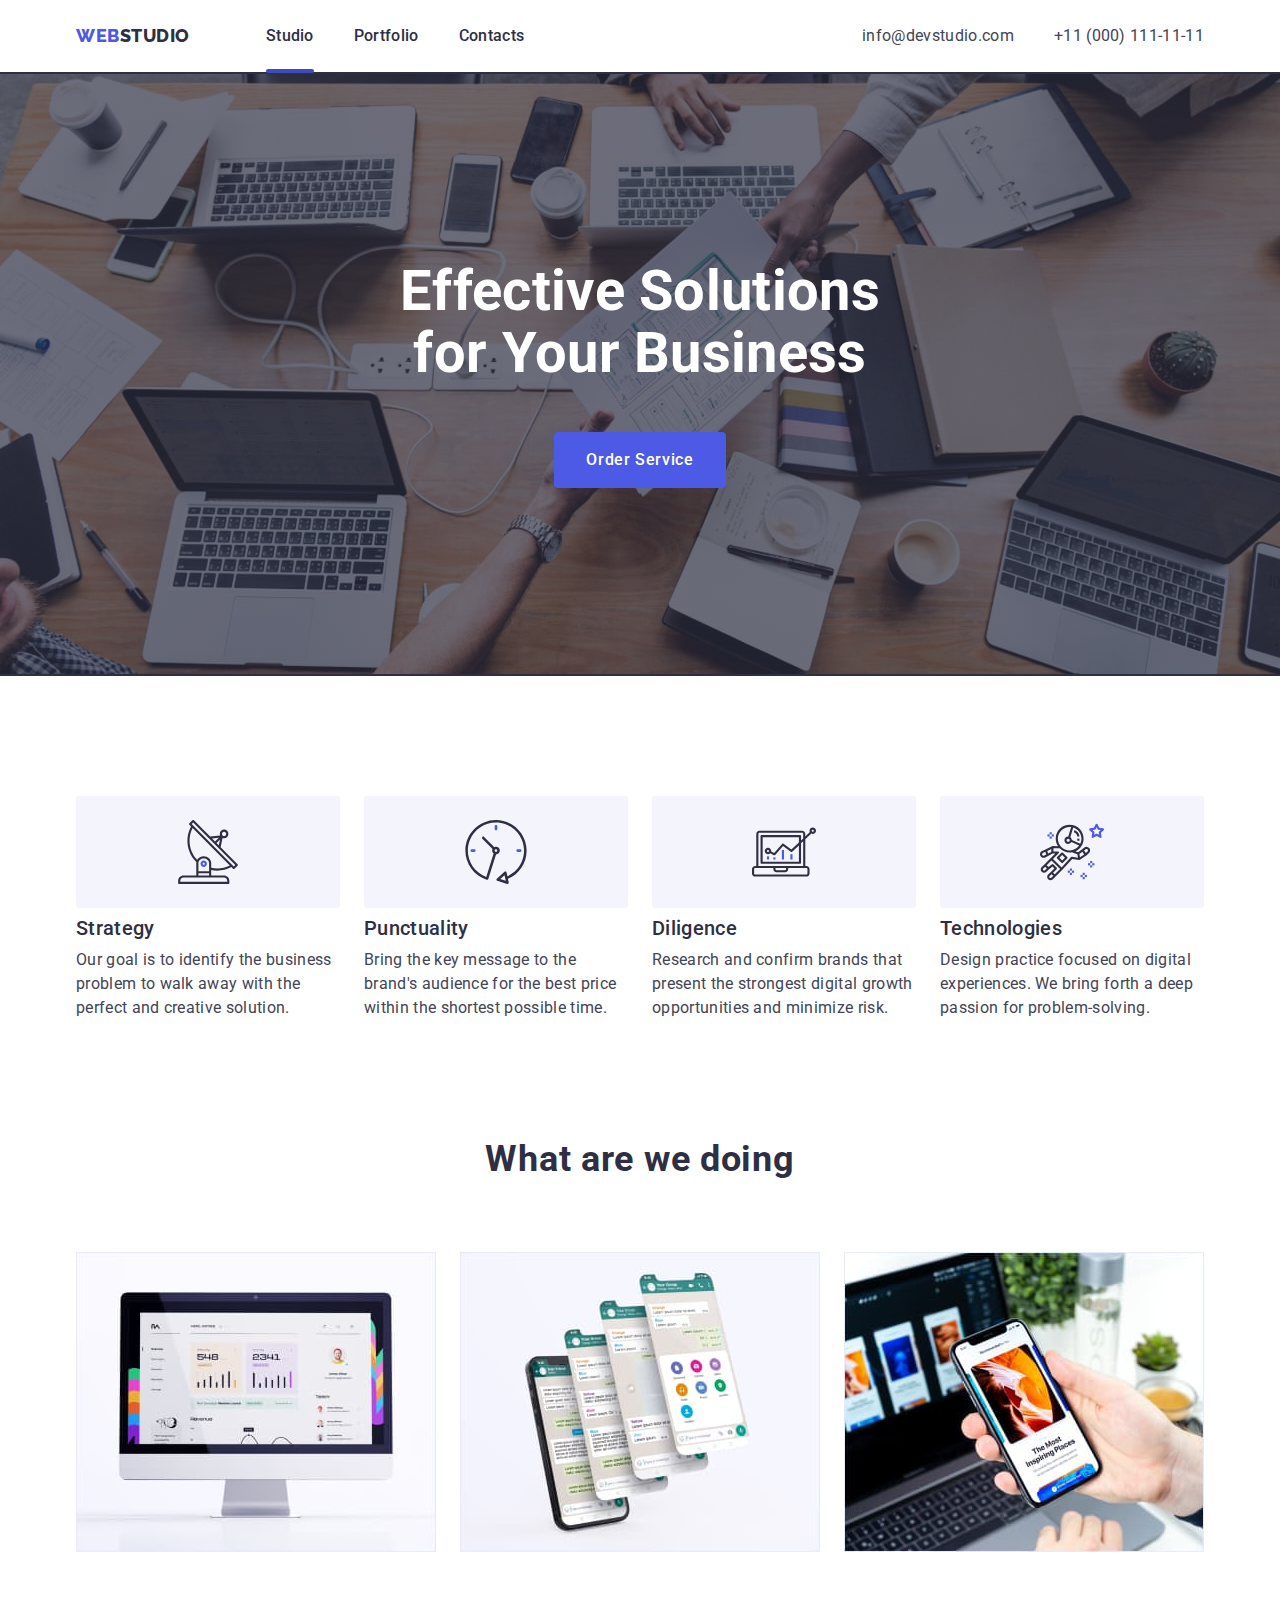
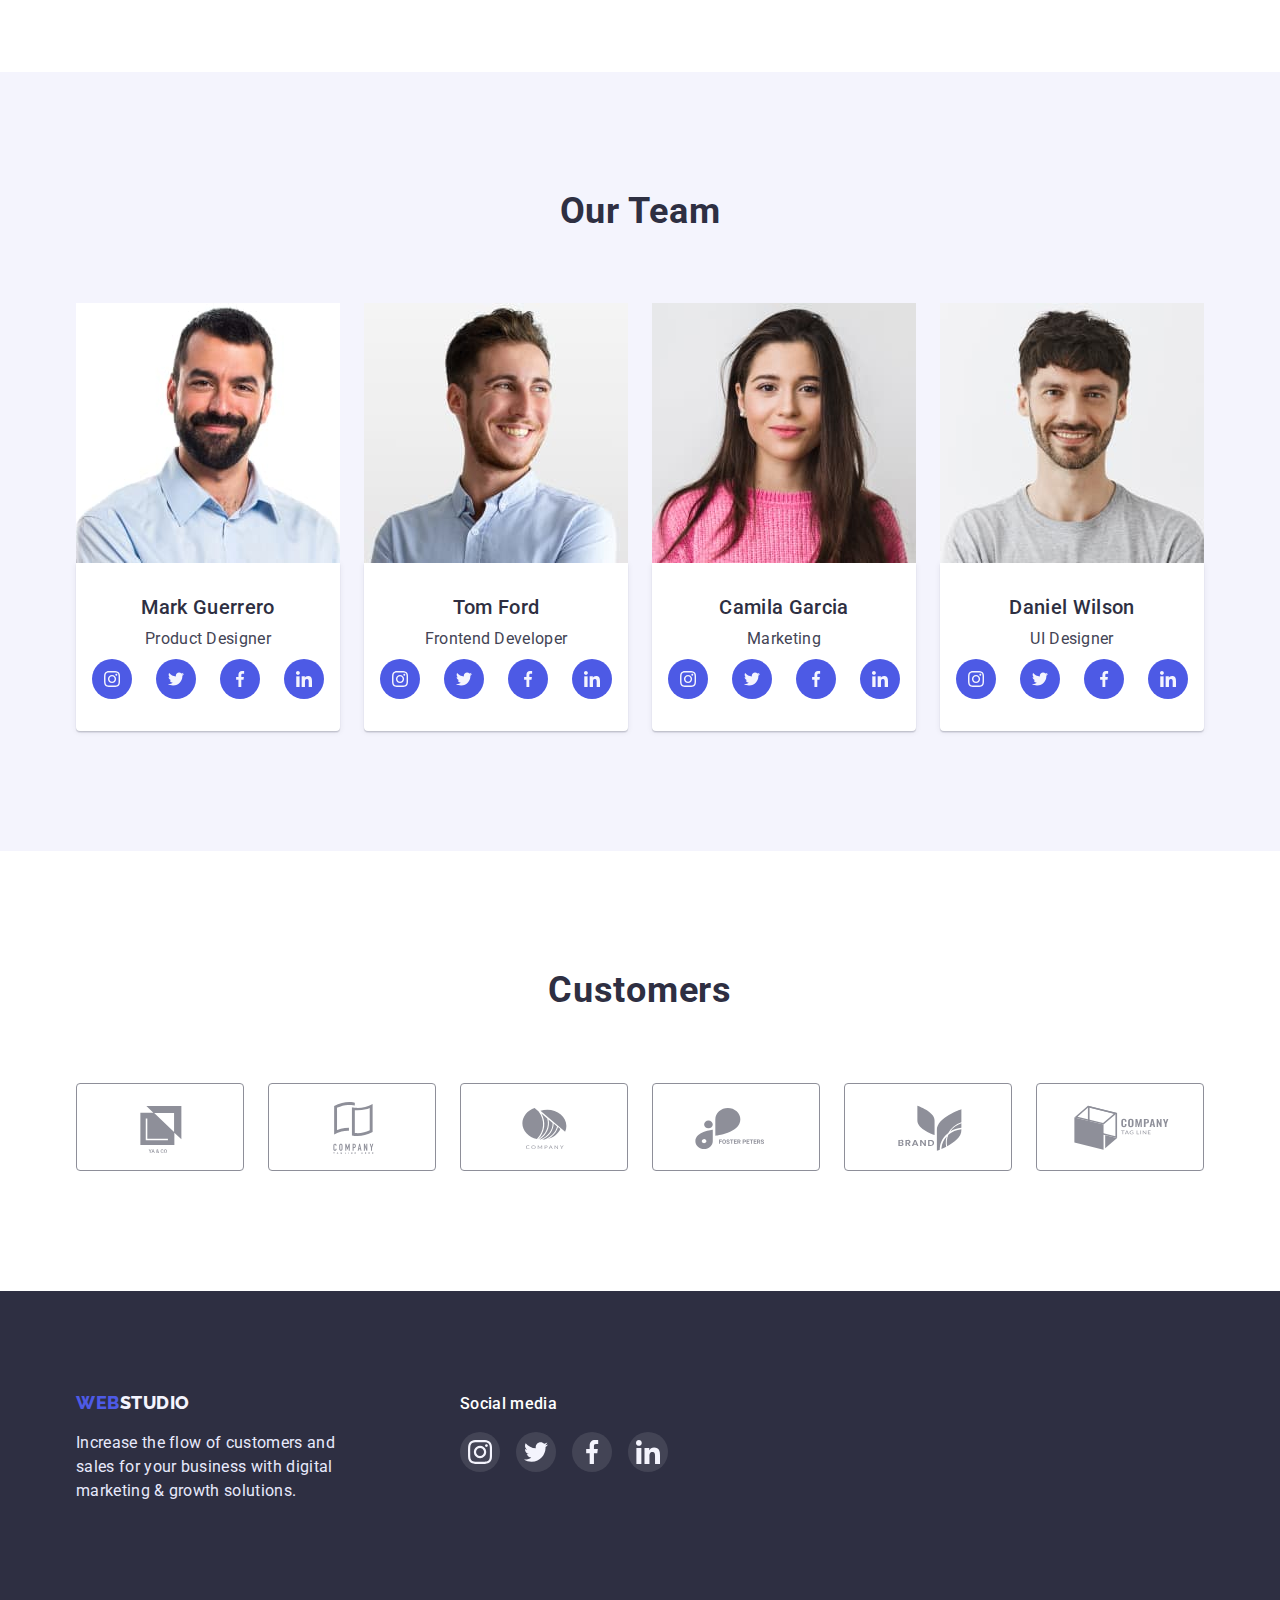
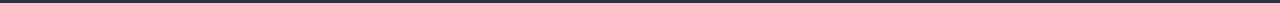
<file: index.html>
<!DOCTYPE html>
<html lang="en">
  <head>
    <meta charset="UTF-8" />
    <meta http-equiv="X-UA-Compatible" content="IE=edge" />
    <meta name="viewport" content="width=device-width, initial-scale=1.0" />
    <title>WebStudio</title>

    <link rel="preconnect" href="https://fonts.googleapis.com" />
    <link rel="preconnect" href="https://fonts.gstatic.com" crossorigin />
    <link
      href="https://fonts.googleapis.com/css2?family=Raleway:wght@800&family=Roboto:wght@400;500;700;900&display=swap"
      rel="stylesheet"
    />
    <link
      rel="stylesheet"
      href="https://cdn.jsdelivr.net/npm/modern-normalize@1.1.0/modern-normalize.min.css"
    />
    <link rel="stylesheet" href="./css/styles.css" />
  </head>
  <body>
    <!--header-->
    <header class="header">
      <div class="container heder-container">
        <nav class="nav">
          <a class="logo logo-header" href="">WEB<span class="logo-dark">STUDIO</span></a>
          <ul class="nav-list">
            <li class="nav-item"><a class="nav-link active" href="">Studio</a></li>
            <li class="nav-item"><a class="nav-link" href="./portfolio.html">Portfolio</a></li>
            <li class="nav-item"><a class="nav-link" href="">Contacts</a></li>
          </ul>
        </nav>
        <address class="contact">
          <ul class="contact-list">
            <li class="contact-item">
              <a class="text contact-mail" href="mailto:info@devstudio.com">info@devstudio.com</a>
            </li>
            <li class="contact-item">
              <a class="text contact-tel" href="tel:+110001111111">+11 (000) 111-11-11</a>
            </li>
          </ul>
        </address>
      </div>
    </header>
    <main>
      <!--hero-->
      <section class="hero">
        <div class="container">
          <h1 class="main-title">Effective Solutions for Your Business</h1>
          <button class="btn modal-btn" data-modal-open type="button">Order Service</button>
        </div>
      </section>

      <!--activity-company-->
      <section class="section activity-company">
        <div class="container">
          <h2 class="hidden-title">work</h2>
          <ul class="activity-company-list">
            <li class="activity-company-item">
              <div class="company-icon-box">
                <svg class="company-icon">
                  <use href="./images/icons.svg#antenna"></use>
                </svg>
              </div>
              <h3 class="suptitle activity-company-title">Strategy</h3>
              <p class="activity-company-text">
                Our goal is to identify the business problem to walk away with the perfect and
                creative solution.
              </p>
            </li>

            <li class="activity-company-item">
              <div class="company-icon-box">
                <svg class="company-icon">
                  <use href="./images/icons.svg#clock"></use>
                </svg>
              </div>
              <h3 class="suptitle activity-company-title">Punctuality</h3>
              <p class="activity-company-text">
                Bring the key message to the brand's audience for the best price within the shortest
                possible time.
              </p>
            </li>

            <li class="activity-company-item">
              <div class="company-icon-box">
                <svg class="company-icon">
                  <use href="./images/icons.svg#diagram"></use>
                </svg>
              </div>
              <h3 class="suptitle activity-company-title">Diligence</h3>
              <p class="activity-company-text">
                Research and confirm brands that present the strongest digital growth opportunities
                and minimize risk.
              </p>
            </li>

            <li class="activity-company-item">
              <div class="company-icon-box">
                <svg class="company-icon">
                  <use href="./images/icons.svg#astronaut"></use>
                </svg>
              </div>
              <h3 class="suptitle activity-company-title">Technologies</h3>
              <p class="activity-company-text">
                Design practice focused on digital experiences. We bring forth a deep passion for
                problem-solving.
              </p>
            </li>
          </ul>
        </div>
      </section>

      <!--work-->
      <section class="section our-work">
        <div class="container">
          <h2 class="title our-work-title">What are we doing</h2>
          <ul class="our-work-list">
            <li class="our-work-item">
              <img class="our-work-img" src="./images/job/pc.jpg" alt="photo" width="360" />
            </li>

            <li class="our-work-item">
              <img class="our-work-img" src="./images/job/telephone.jpg" alt="photo" width="360" />
            </li>

            <li class="our-work-item">
              <img class="our-work-img" src="./images/job/laptop.jpg" alt="photo" width="360" />
            </li>
          </ul>
        </div>
      </section>

      <!--team-->
      <section class="section team">
        <div class="container">
          <h2 class="title team-title">Our Team</h2>
          <ul class="team-list">
            <li class="team-item">
              <img class="team-img" src="./images/team/Product.jpg" alt="photo" width="264" />
              <div class="card-content card-team">
                <h3 class="suptitle developer-name">Mark Guerrero</h3>
                <p class="developer-descriptions">Product Designer</p>
                <ul class="social-list">
                  <li class="social-item">
                    <a href="" class="social-link">
                      <svg class="social-icon">
                        <use href="./images/icons.svg#instagram"></use>
                      </svg>
                    </a>
                  </li>
                  <li class="social-item">
                    <a href="" class="social-link">
                      <svg class="social-icon">
                        <use href="./images/icons.svg#twitter"></use>
                      </svg>
                    </a>
                  </li>
                  <li class="social-item">
                    <a href="" class="social-link">
                      <svg class="social-icon">
                        <use href="./images/icons.svg#facebook"></use>
                      </svg>
                    </a>
                  </li>
                  <li class="social-item">
                    <a href="" class="social-link">
                      <svg class="social-icon">
                        <use href="./images/icons.svg#linkedin"></use>
                      </svg>
                    </a>
                  </li>
                </ul>
              </div>
            </li>

            <li class="team-item">
              <img class="team-img" src="./images/team/Frontend.jpg" alt="photo" width="264" />
              <div class="card-content card-team">
                <h3 class="suptitle developer-name">Tom Ford</h3>
                <p class="developer-descriptions">Frontend Developer</p>
                <ul class="social-list">
                  <li class="social-item">
                    <a href="" class="social-link">
                      <svg class="social-icon">
                        <use href="./images/icons.svg#instagram"></use>
                      </svg>
                    </a>
                  </li>
                  <li class="social-item">
                    <a href="" class="social-link">
                      <svg class="social-icon">
                        <use href="./images/icons.svg#twitter"></use>
                      </svg>
                    </a>
                  </li>
                  <li class="social-item">
                    <a href="" class="social-link">
                      <svg class="social-icon">
                        <use href="./images/icons.svg#facebook"></use>
                      </svg>
                    </a>
                  </li>
                  <li class="social-item">
                    <a href="" class="social-link">
                      <svg class="social-icon">
                        <use href="./images/icons.svg#linkedin"></use>
                      </svg>
                    </a>
                  </li>
                </ul>
              </div>
            </li>

            <li class="team-item">
              <img class="team-img" src="./images/team/Marketing.jpg" alt="photo" width="264" />
              <div class="card-content card-team">
                <h3 class="suptitle developer-name">Camila Garcia</h3>
                <p class="developer-descriptions">Marketing</p>
                <ul class="social-list">
                  <li class="social-item">
                    <a href="" class="social-link">
                      <svg class="social-icon">
                        <use href="./images/icons.svg#instagram"></use>
                      </svg>
                    </a>
                  </li>
                  <li class="social-item">
                    <a href="" class="social-link">
                      <svg class="social-icon">
                        <use href="./images/icons.svg#twitter"></use>
                      </svg>
                    </a>
                  </li>
                  <li class="social-item">
                    <a href="" class="social-link">
                      <svg class="social-icon">
                        <use href="./images/icons.svg#facebook"></use>
                      </svg>
                    </a>
                  </li>
                  <li class="social-item">
                    <a href="" class="social-link">
                      <svg class="social-icon">
                        <use href="./images/icons.svg#linkedin"></use>
                      </svg>
                    </a>
                  </li>
                </ul>
              </div>
            </li>

            <li class="team-item">
              <img class="team-img" src="./images/team/UI.jpg" alt="photo" width="264" />
              <div class="card-content card-team">
                <h3 class="suptitle developer-name">Daniel Wilson</h3>
                <p class="developer-descriptions">UI Designer</p>
                <ul class="social-list">
                  <li class="social-item">
                    <a href="" class="social-link">
                      <svg class="social-icon">
                        <use href="./images/icons.svg#instagram"></use>
                      </svg>
                    </a>
                  </li>
                  <li class="social-item">
                    <a href="" class="social-link">
                      <svg class="social-icon">
                        <use href="./images/icons.svg#twitter"></use>
                      </svg>
                    </a>
                  </li>
                  <li class="social-item">
                    <a href="" class="social-link">
                      <svg class="social-icon">
                        <use href="./images/icons.svg#facebook"></use>
                      </svg>
                    </a>
                  </li>
                  <li class="social-item">
                    <a href="" class="social-link">
                      <svg class="social-icon">
                        <use href="./images/icons.svg#linkedin"></use>
                      </svg>
                    </a>
                  </li>
                </ul>
              </div>
            </li>
          </ul>
        </div>
      </section>
    </main>
    <!--customers-->
    <section class="section">
      <div class="container">
        <h2 class="title">Customers</h2>
        <ul class="customers-list">
          <li class="customers-item">
            <a class="customers-link" href="">
              <svg class="customers-icon">
                <use href="./images/icons.svg#logo"></use>
              </svg>
            </a>
          </li>
          <li class="customers-item">
            <a class="customers-link" href="">
              <svg class="customers-icon">
                <use href="./images/icons.svg#logo-first"></use>
              </svg>
            </a>
          </li>
          <li class="customers-item">
            <a class="customers-link" href="">
              <svg class="customers-icon">
                <use href="./images/icons.svg#logo-second"></use>
              </svg>
            </a>
          </li>
          <li class="customers-item">
            <a class="customers-link" href="">
              <svg class="customers-icon">
                <use href="./images/icons.svg#logo-third"></use>
              </svg>
            </a>
          </li>
          <li class="customers-item">
            <a class="customers-link" href="">
              <svg class="customers-icon">
                <use href="./images/icons.svg#logo-fourth"></use>
              </svg>
            </a>
          </li>
          <li class="customers-item">
            <a class="customers-link" href="">
              <svg class="customers-icon">
                <use href="./images/icons.svg#logo-fifth"></use>
              </svg>
            </a>
          </li>
        </ul>
      </div>
    </section>

    <!--footer-->
    <footer class="footer">
      <div class="container footer-container">
        <div class="container-logo">
          <a class="logo logo-footer" href="">WEB<span class="logo-withe">STUDIO</span></a>
          <p class="footer-text">
            Increase the flow of customers and sales for your business with digital marketing &
            growth solutions.
          </p>
        </div>
        <div class="Social media">
          <h2 class="footer-suptitle">Social media</h2>
          <ul class="footer-list-icon">
            <li class="footer-item-icon">
              <a class="footer-link-icon" href="">
                <svg class="footer-icon">
                  <use href="./images/icons.svg#instagram"></use>
                </svg>
              </a>
            </li>
            <li class="footer-item-icon">
              <a class="footer-link-icon" href="">
                <svg class="footer-icon">
                  <use href="./images/icons.svg#twitter"></use>
                </svg>
              </a>
            </li>
            <li class="footer-item-icon">
              <a class="footer-link-icon" href="">
                <svg class="footer-icon">
                  <use href="./images/icons.svg#facebook"></use>
                </svg>
              </a>
            </li>
            <li class="footer-item-icon">
              <a class="footer-link-icon" href="">
                <svg class="footer-icon">
                  <use href="./images/icons.svg#linkedin"></use>
                </svg>
              </a>
            </li>
          </ul>
        </div>
      </div>
    </footer>
    <!--modal window-->
    <div class="backdrop is-hidden" data-modal>
      <div class="modal">
        <button class="modal-slose-btn" data-modal-close type="button">
          <svg class="modal-slose-btn-icon">
            <use href="./images/icons.svg#close-modal"></use>
          </svg>
        </button>
      </div>
    </div>
    <script src="./js/modal.js"></script>
  </body>
</html>
</file>
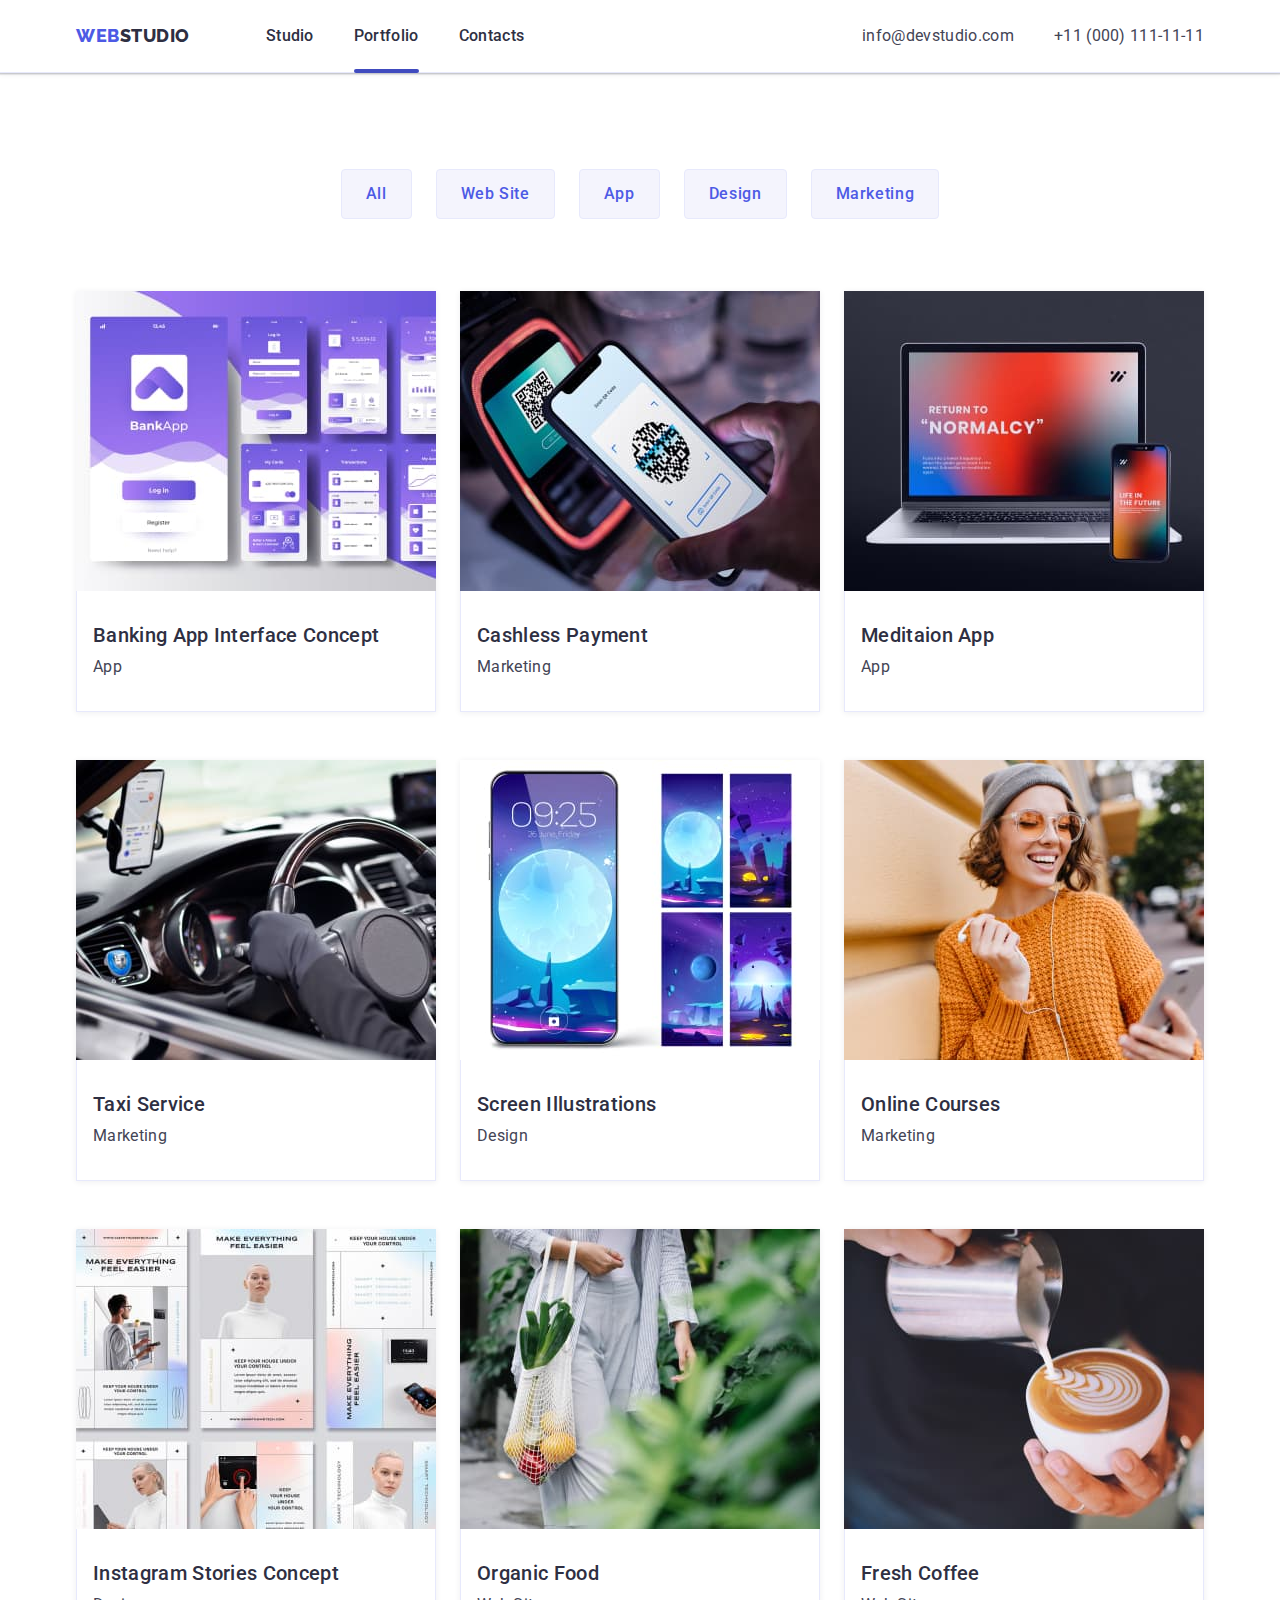
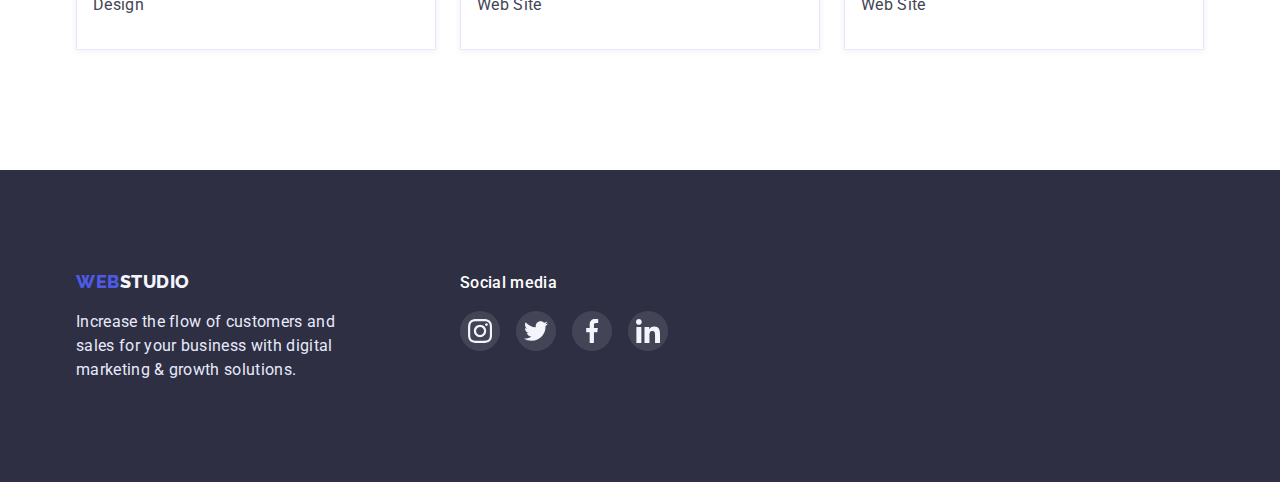
<file: portfolio.html>
<!DOCTYPE html>
<html lang="en">
  <head>
    <meta charset="UTF-8" />
    <meta http-equiv="X-UA-Compatible" content="IE=edge" />
    <meta name="viewport" content="width=device-width, initial-scale=1.0" />
    <title>Document</title>

    <link rel="preconnect" href="https://fonts.googleapis.com" />
    <link rel="preconnect" href="https://fonts.gstatic.com" crossorigin />
    <link
      href="https://fonts.googleapis.com/css2?family=Raleway:wght@800&family=Roboto:wght@400;500;700;900&display=swap"
      rel="stylesheet"
    />
    <link
      rel="stylesheet"
      href="https://cdn.jsdelivr.net/npm/modern-normalize@1.1.0/modern-normalize.min.css"
    />
    <link rel="stylesheet" href="./css/styles.css" />
  </head>
  <body>
    <!--header-->
    <header class="header border-header">
      <div class="container heder-container">
        <nav class="nav">
          <a class="logo logo-header" href="">WEB<span class="logo-dark">STUDIO</span></a>
          <ul class="nav-list">
            <li class="nav-item"><a class="nav-link" href="./index.html">Studio</a></li>
            <li class="nav-item"><a class="nav-link active" href="">Portfolio</a></li>
            <li class="nav-item"><a class="nav-link" href="">Contacts</a></li>
          </ul>
        </nav>
        <address class="contact">
          <ul class="contact-list">
            <li class="contact-item">
              <a class="text contact-mail" href="mailto:info@devstudio.com">info@devstudio.com</a>
            </li>
            <li class="contact-item">
              <a class="text contact-tel" href="tel:+110001111111">+11 (000) 111-11-11</a>
            </li>
          </ul>
        </address>
      </div>
    </header>
    <main>
      <!--section-btn-->
      <section class="portfolio-section">
        <div class="container">
          <h1 class="hidden-title" hidden>About work</h1>
          <ul class="btn-list">
            <li class="btn-item">
              <button class="btn btn-text" type="button">All</button>
            </li>

            <li class="btn-item">
              <button class="btn btn-text" type="button">Web Site</button>
            </li>

            <li class="btn-item">
              <button class="btn btn-text" type="button">App</button>
            </li>

            <li class="btn-item">
              <button class="btn btn-text" type="button">Design</button>
            </li>

            <li class="btn-item">
              <button class="btn btn-text" type="button">Marketing</button>
            </li>
          </ul>

          <!--card-set-->
          <ul class="card-set">
            <li class="card-item">
              <a class="card-link" href="">
                <div class="overlay">
                  <img src="./images/portfolio/bank.jpg" alt="photo" width="360" />
                  <p class="overlay-text">
                    14 Stylish and User-Friendly App Design Concepts · Task Manager App · Calorie
                    Tracker App · Exotic Fruit Ecommerce App · Cloud Storage App
                  </p>
                </div>
                <div class="card-content portfolio-card-content">
                  <h2 class="suptitle">Banking App Interface Concept</h2>
                  <p class="card-text">App</p>
                </div>
              </a>
            </li>

            <li class="card-item">
              <a class="card-link" href="">
                <div class="overlay">
                  <img src="./images/portfolio/tel.jpg" alt="photo" width="360" />
                  <p class="overlay-text">
                    14 Stylish and User-Friendly App Design Concepts · Task Manager App · Calorie
                    Tracker App · Exotic Fruit Ecommerce App · Cloud Storage App
                  </p>
                </div>
                <div class="card-content portfolio-card-content">
                  <h2 class="suptitle">Cashless Payment</h2>
                  <p class="card-text">Marketing</p>
                </div>
              </a>
            </li>

            <li class="card-item">
              <a class="card-link" href="">
                <div class="overlay">
                  <img src="./images/portfolio/note.jpg" alt="photo" width="360" />
                  <p class="overlay-text">
                    14 Stylish and User-Friendly App Design Concepts · Task Manager App · Calorie
                    Tracker App · Exotic Fruit Ecommerce App · Cloud Storage App
                  </p>
                </div>
                <div class="card-content portfolio-card-content">
                  <h2 class="suptitle">Meditaion App</h2>
                  <p class="card-text">App</p>
                </div>
              </a>
            </li>

            <li class="card-item">
              <a class="card-link" href="">
                <div class="overlay">
                  <img src="./images/portfolio/car.jpg" alt="photo" width="360" />
                  <p class="overlay-text">
                    14 Stylish and User-Friendly App Design Concepts · Task Manager App · Calorie
                    Tracker App · Exotic Fruit Ecommerce App · Cloud Storage App
                  </p>
                </div>
                <div class="card-content portfolio-card-content">
                  <h2 class="suptitle">Taxi Service</h2>
                  <p class="card-text">Marketing</p>
                </div>
              </a>
            </li>

            <li class="card-item">
              <a class="card-link" href="">
                <div class="overlay">
                  <img src="./images/portfolio/skrin.jpg" alt="photo" width="360" />
                  <p class="overlay-text">
                    14 Stylish and User-Friendly App Design Concepts · Task Manager App · Calorie
                    Tracker App · Exotic Fruit Ecommerce App · Cloud Storage App
                  </p>
                </div>
                <div class="card-content portfolio-card-content">
                  <h2 class="suptitle">Screen Illustrations</h2>
                  <p class="card-text">Design</p>
                </div>
              </a>
            </li>

            <li class="card-item">
              <a class="card-link" href="">
                <div class="overlay">
                  <img src="./images/portfolio/girl.jpg" alt="photo" width="360" />
                  <p class="overlay-text">
                    14 Stylish and User-Friendly App Design Concepts · Task Manager App · Calorie
                    Tracker App · Exotic Fruit Ecommerce App · Cloud Storage App
                  </p>
                </div>
                <div class="card-content portfolio-card-content">
                  <h2 class="suptitle">Online Courses</h2>
                  <p class="card-text">Marketing</p>
                </div>
              </a>
            </li>

            <li class="card-item">
              <a class="card-link" href="">
                <div class="overlay">
                  <img src="./images/portfolio/make.jpg" alt="photo" width="360" />
                  <p class="overlay-text">
                    14 Stylish and User-Friendly App Design Concepts · Task Manager App · Calorie
                    Tracker App · Exotic Fruit Ecommerce App · Cloud Storage App
                  </p>
                </div>
                <div class="card-content portfolio-card-content">
                  <h2 class="suptitle">Instagram Stories Concept</h2>
                  <p class="card-text">Design</p>
                </div>
              </a>
            </li>

            <li class="card-item">
              <a class="card-link" href="">
                <div class="overlay">
                  <img src="./images/portfolio/save.jpg" alt="photo" width="360" />
                  <p class="overlay-text">
                    14 Stylish and User-Friendly App Design Concepts · Task Manager App · Calorie
                    Tracker App · Exotic Fruit Ecommerce App · Cloud Storage App
                  </p>
                </div>
                <div class="card-content portfolio-card-content">
                  <h2 class="suptitle">Organic Food</h2>
                  <p class="card-text">Web Site</p>
                </div>
              </a>
            </li>

            <li class="card-item">
              <a class="card-link" href="">
                <div class="overlay">
                  <img src="./images/portfolio/milk.jpg" alt="photo" width="360" />
                  <p class="overlay-text">
                    14 Stylish and User-Friendly App Design Concepts · Task Manager App · Calorie
                    Tracker App · Exotic Fruit Ecommerce App · Cloud Storage App
                  </p>
                </div>
                <div class="card-content portfolio-card-content">
                  <h2 class="suptitle">Fresh Coffee</h2>
                  <p class="card-text">Web Site</p>
                </div>
              </a>
            </li>
          </ul>
        </div>
      </section>
    </main>

    <!--footer-->
    <footer class="footer">
      <div class="container footer-container">
        <div class="container-logo">
          <a class="logo logo-footer" href="">WEB<span class="logo-withe">STUDIO</span></a>
          <p class="footer-text">
            Increase the flow of customers and sales for your business with digital marketing &
            growth solutions.
          </p>
        </div>
        <div class="Social media">
          <h2 class="footer-suptitle">Social media</h2>
          <ul class="footer-list-icon">
            <li class="footer-item-icon">
              <a class="footer-link-icon" href="">
                <svg class="footer-icon">
                  <use href="./images/icons.svg#instagram"></use>
                </svg>
              </a>
            </li>
            <li class="footer-item-icon">
              <a class="footer-link-icon" href="">
                <svg class="footer-icon">
                  <use href="./images/icons.svg#twitter"></use>
                </svg>
              </a>
            </li>
            <li class="footer-item-icon">
              <a class="footer-link-icon" href="">
                <svg class="footer-icon">
                  <use href="./images/icons.svg#facebook"></use>
                </svg>
              </a>
            </li>
            <li class="footer-item-icon">
              <a class="footer-link-icon" href="">
                <svg class="footer-icon">
                  <use href="./images/icons.svg#linkedin"></use>
                </svg>
              </a>
            </li>
          </ul>
        </div>
      </div>
    </footer>
  </body>
</html>
</file>
<file: css/styles.css>
:root {
  --primari-font: 'Roboto', sans-serif;
  --secondari-font: 'Raleway', sans-serif;

  --primari-text-color: #434455;
  --secondari-text-color: #2e2f42;

  --accent: #e7e9fc;
  --withe: #ffffff;
  --light: #f4f4fd;
  --Primary-brand: #4d5ae5;
  --Primary-brand-accent: #404bbf;
  --success: #31d0aa;

  --transition-dur-and-func: 250ms cubic-bezier(0.4, 0, 0.2, 1);
}

/*=====================reset============================================*/
h1,
h2,
h3,
h4,
p {
  margin-top: 0;
  margin-bottom: 0;
}

a {
  text-decoration: none;
}
ul {
  list-style: none;
  margin-top: 0;
  margin-bottom: 0;
  padding-left: 0;
}
img {
  display: block;
  max-width: 100%;
  height: auto;
}
button {
  cursor: pointer;
}

/*=====================================componets============================================*/

.section {
  padding-top: 120px;
  padding-bottom: 120px;
}
.container {
  max-width: 1158px;
  margin: 0 auto;
  padding: 0 15px;
}
.title {
  font-weight: 700;
  font-size: 36px;
  line-height: 1.1;
  text-align: center;
  letter-spacing: 0.02em;
  margin-bottom: 72px;
  color: var(--secondari-text-color);
}
.hidden-title {
  position: absolute;
  white-space: nowrap;
  width: 1px;
  height: 1px;
  overflow: hidden;
  border: 0;
  padding: 0;
  clip: rect(0 0 0 0);
  clip-path: inset(50%);
  margin: -1px;
}
.suptitle {
  font-weight: 500;
  font-size: 20px;
  line-height: 1.2;
  margin-bottom: 8px;
  color: var(--secondari-text-color);
}
.btn {
  font-weight: 500;
  font-size: 16px;
  line-height: 1.5;
  display: flex;
  align-items: center;
  text-align: center;
  letter-spacing: 0.04em;
  border-radius: 4px;
  align-content: center;
}
.card-content {
  padding: 32px 16px;
  background-color: var(--withe);
}
/*=======================================body=======================================*/
body {
  font-family: 'Roboto', sans-serif;
  color: var(--primari-text-color);
  background-color: var(--withe);
  font-size: 16px;
  line-height: 1.5;
  letter-spacing: 0.02em;
}
/*==================================logo styles====================================*/
.logo {
  font-family: var(--secondari-font);
  font-style: normal;
  font-weight: 800;
  font-size: 18px;
  line-height: 1.33;
  letter-spacing: 0.03em;

  color: var(--Primary-brand);
}
.logo-dark {
  color: var(--secondari-text-color);
  margin-right: 76px;
}
.logo-withe {
  color: var(--light);
  display: inline-block;
}

/*==================================heder====================================*/

.nav {
  margin-right: auto;
}
.heder-container,
.nav,
.nav-list {
  display: flex;
  align-items: center;
}
.logo-header {
  padding-top: 24px;
  padding-bottom: 24px;
}
.nav-list {
  gap: 40px;
}
.nav-link {
  position: relative;
  font-weight: 500;
  font-size: 16px;
  line-height: 1.5;
  padding-top: 24px;
  padding-bottom: 24px;
  color: var(--secondari-text-color);
  transition: color var(--transition-dur-and-func);
}
.active::after {
  position: absolute;
  bottom: 0px;
  transform: translateY(100%);
  content: '';
  display: block;
  width: 100%;
  height: 4px;
  background-color: #404bbf;
  border-radius: 2px;
}
.contact-list {
  display: flex;
  align-items: center;
}
.contact-mail {
  display: inline-block;
  font-style: normal;
  color: inherit;
  margin-right: 40px;
  padding-top: 24px;
  padding-bottom: 24px;
  transition: color var(--transition-dur-and-func);
}
.contact-tel {
  font-style: normal;
  color: inherit;
  padding-top: 24px;
  padding-bottom: 24px;
  transition: color var(--transition-dur-and-func);
}
/*-----------HOVER--------------*/
.nav-link:hover,
.nav-link:focus,
.contact-mail:hover,
.contact-mail:focus,
.contact-tel:hover,
.contact-tel:focus {
  color: var(--Primary-brand-accent);
}
/*==================================hero====================================*/
.hero {
  max-width: 1440px;
  margin: auto;
  padding-top: 188px;
  padding-bottom: 188px;
  background-image: linear-gradient(rgba(46, 47, 66, 0.7), rgba(46, 47, 66, 0.7)),
    url(../images/hero/hero.jpg);
  background-color: #2e2f42;
  background-repeat: no-repeat;
  background-position: center;
}
.main-title {
  font-weight: 700;
  font-size: 56px;
  line-height: 1.11;
  max-width: 494px;
  margin: 0 auto;
  margin-bottom: 48px;
  color: var(--withe);
  text-align: center;
}
.modal-btn {
  padding: 16px 32px;
  color: var(--withe);
  background-color: var(--Primary-brand);
  margin-left: auto;
  margin-right: auto;
  border: none;
  transition: background-color var(--transition-dur-and-func),
    box-shadow var(--transition-dur-and-func);
}
.modal-btn:hover,
.modal-btn:focus {
  background-color: var(--Primary-brand-accent);
  box-shadow: 0px 4px 4px rgba(0, 0, 0, 0.15);
}
/*===========================activity-company=====================================*/

.activity-company-list {
  display: flex;
  flex-wrap: wrap;
  column-gap: 24px;
}
.activity-company-item {
  flex-basis: calc((100% - 3 * 24px) / 4);
}
.company-icon-box {
  width: 264px;
  height: 112px;
  margin-bottom: 8px;
  display: flex;
  justify-content: center;
  align-items: center;

  background: var(--light);
  border-radius: 4px;
}
.company-icon {
  width: 64px;
  height: 64px;
}
/*-----------------------------work--------------------------------------------------*/
.our-work {
  padding-top: 0px;
}
.our-work-list {
  display: flex;
  flex-wrap: wrap;
  column-gap: 24px;
}
.our-work-item {
  flex-basis: calc((100% - 2 * 24px) / 3);
}

/*-----------------------------team---------------------------------------------------*/
.team {
  background-color: var(--light);
}
.team-list {
  display: flex;
  flex-wrap: wrap;
  gap: 24px;
}
.team-item {
  flex-basis: calc((100% - 3 * 24px) / 4);
}
.card-team {
  box-shadow: 0px 1px 6px rgba(46, 47, 66, 0.08), 0px 1px 1px rgba(46, 47, 66, 0.16),
    0px 2px 1px rgba(46, 47, 66, 0.08);
  border-radius: 0px 0px 4px 4px;
}
.developer-name {
  text-align: center;
}
.developer-descriptions {
  text-align: center;
  margin-bottom: 8px;
}
/*==================================social=====================================*/
.social-list {
  display: flex;
  justify-content: center;
  gap: 24px;
}

.social-item {
  width: 40px;
  height: 40px;
}
.social-link {
  width: 100%;
  height: 100%;
  display: flex;
  justify-content: center;
  align-items: center;
  background-color: var(--Primary-brand);
  border-radius: 50%;
  fill: var(--light);
  transition: background-color var(--transition-dur-and-func);
}
.social-link:hover,
.social-link :focus {
  background-color: var(--Primary-brand-accent);
}
.social-icon {
  width: 16px;
  height: 16px;
}
/*==================================customers=====================================*/
.customers-list {
  display: flex;
  justify-content: center;
  gap: 24px;
}
.customers-item {
  width: 168px;
  height: 88px;
}
.customers-link {
  width: 100%;
  height: 100%;
  display: flex;
  justify-content: center;
  align-items: center;
  border: 1px solid #8e8f99;
  border-radius: 4px;
  fill: #8e8f99;
  transition: border-color var(--transition-dur-and-func);
}
.customers-link:hover,
.customers-link:focus {
  border-color: var(--Primary-brand-accent);
}
.customers-icon {
  width: 104px;
  height: 56px;
  transition: fill var(--transition-dur-and-func);
}
.customers-link:hover .customers-icon,
.customers-link:focus .customers-icon {
  fill: var(--Primary-brand-accent);
}

/*==================================footer====================================*/
.footer {
  background-color: #2e2f42;
  padding-top: 100px;
  padding-bottom: 100px;
}
.footer-container {
  display: flex;
  align-items: baseline;
}
.container-logo {
  margin-right: 120px;
}
.logo-footer {
  display: block;
  margin-bottom: 16px;
}

.footer-text {
  max-width: 264px;
  color: var(--accent);
}
/*==============================footer-icon==========================*/

.footer-suptitle {
  font-weight: 500;
  font-size: 16px;
  line-height: 1.5;
  letter-spacing: 0.02em;

  color: var(--withe);
  margin-bottom: 16px;
}
.footer-list-icon {
  display: flex;
  gap: 16px;
}
.footer-item-icon {
  width: 40px;
  height: 40px;
}
.footer-link-icon {
  width: 100%;
  height: 100%;
  display: flex;
  justify-content: center;
  align-items: center;

  background: rgba(255, 255, 255, 0.1);
  border-radius: 50%;
  fill: var(--light);
  transition: background-color var(--transition-dur-and-func);
}
.footer-link-icon:hover,
.footer-link-icon:focus {
  background-color: var(--success);
}
.footer-icon {
  width: 24px;
  height: 24px;
}

/*================///////////////////////////////======portfolio=========////////////////=================*/
.border-header {
  border-bottom: 1px solid var(--accent);
  box-shadow: 0px 2px 1px rgba(46, 47, 66, 0.08), 0px 1px 1px rgba(46, 47, 66, 0.16),
    0px 1px 6px rgba(46, 47, 66, 0.08);
}

.portfolio-section {
  padding-top: 96px;
  padding-bottom: 120px;
}
.btn-list {
  display: flex;
  justify-content: center;
  gap: 24px;
  margin-bottom: 72px;
}
.btn-text {
  padding: 12px 24px;
  border: 1px solid var(--accent);
  background-color: var(--light);
  color: var(--Primary-brand);
  transition: background-color var(--transition-dur-and-func), color var(--transition-dur-and-func),
    box-shadow var(--transition-dur-and-func), border var(--transition-dur-and-func);
}
.btn-text:focus,
.btn-text:hover {
  background-color: var(--Primary-brand-accent);
  color: var(--withe);
  box-shadow: 0px 3px 1px rgba(0, 0, 0, 0.1), 0px 2px 1px rgba(0, 0, 0, 0.08),
    0px 2px 2px rgba(0, 0, 0, 0.12);
  border: 1px solid rgba(0, 0, 0, 0.1);
}

/*======================card-set=====================*/
.card-set {
  display: flex;
  flex-wrap: wrap;
  column-gap: 24px;
  row-gap: 48px;
}
.card-item {
  flex-basis: calc((100% - 2 * 24px) / 3);
}
.card-link {
  display: block;
  box-shadow: 0px 1px 6px rgba(46, 47, 66, 0.08);
  transition: box-shadow var(--transition-dur-and-func);
}
.card-link:hover,
.card-link:focus {
  box-shadow: 0px 1px 6px rgba(46, 47, 66, 0.08), 0px 1px 1px rgba(46, 47, 66, 0.16),
    0px 2px 1px rgba(46, 47, 66, 0.08);
}
/*=================================overlay==========================*/
.overlay {
  position: relative;
  overflow: hidden;
}
.overlay-text {
  width: 100%;
  height: 100%;
  padding: 40px 32px;
  color: var(--light);
  background-color: var(--Primary-brand);
  position: absolute;
  top: 0;
  left: 0;

  overflow-y: auto;
  transform: translate(0, 100%);
  transition: var(--transition-dur-and-func);
}
.card-link:hover .overlay-text,
.card-link:focus .overlay-text {
  transform: translate(0, 0);
}

.portfolio-card-content {
  border: 1px solid var(--accent);
  border-top: none;
}

.card-text {
  color: var(--primari-text-color);
}

/*=================================modal window==========================*/
.backdrop {
  position: fixed;
  top: 0;
  left: 0;
  z-index: 100;
  width: 100%;
  height: 100%;
  background-color: rgba(46, 47, 66, 0.4);
  transition: opacity var(--transition-dur-and-func), visibility var(--transition-dur-and-func);
}

.backdrop.is-hidden {
  opacity: 0;
  visibility: hidden;
  pointer-events: none;
}
.modal {
  width: 408px;
  height: 576px;
  background-color: #fcfcfc;
  box-shadow: 0px 1px 1px rgba(0, 0, 0, 0.14), 0px 1px 3px rgba(0, 0, 0, 0.12),
    0px 2px 1px rgba(0, 0, 0, 0.2);
  border-radius: 4px;
  position: absolute;
  top: 50%;
  left: 50%;
  transition: transform var(--transition-dur-and-func);
  transform: translate(-50%, -50%);
}
.backdrop.is-hidden .modal {
  transform: translate(-50%, -50%) scale(0);
}
.modal-slose-btn {
  width: 24px;
  height: 24px;
  display: flex;
  justify-content: center;
  align-items: center;

  position: absolute;
  top: 24px;
  right: 24px;

  border-radius: 50%;
  padding: 0;
  background-color: var(--accent);
  border: 1px solid rgba(0, 0, 0, 0.1);
  fill: #000000;
  transition: background-color var(--transition-dur-and-func), fill var(--transition-dur-and-func);
}
.modal-slose-btn:hover,
.modal-slose-btn:focus {
  background-color: var(--Primary-brand-accent);
  fill: var(--withe);
}
.modal-slose-btn-icon {
  width: 8px;
  height: 8px;
}

/*
.project-item * {
  outline: 1px solid tomato;
  }
  */
</file>
